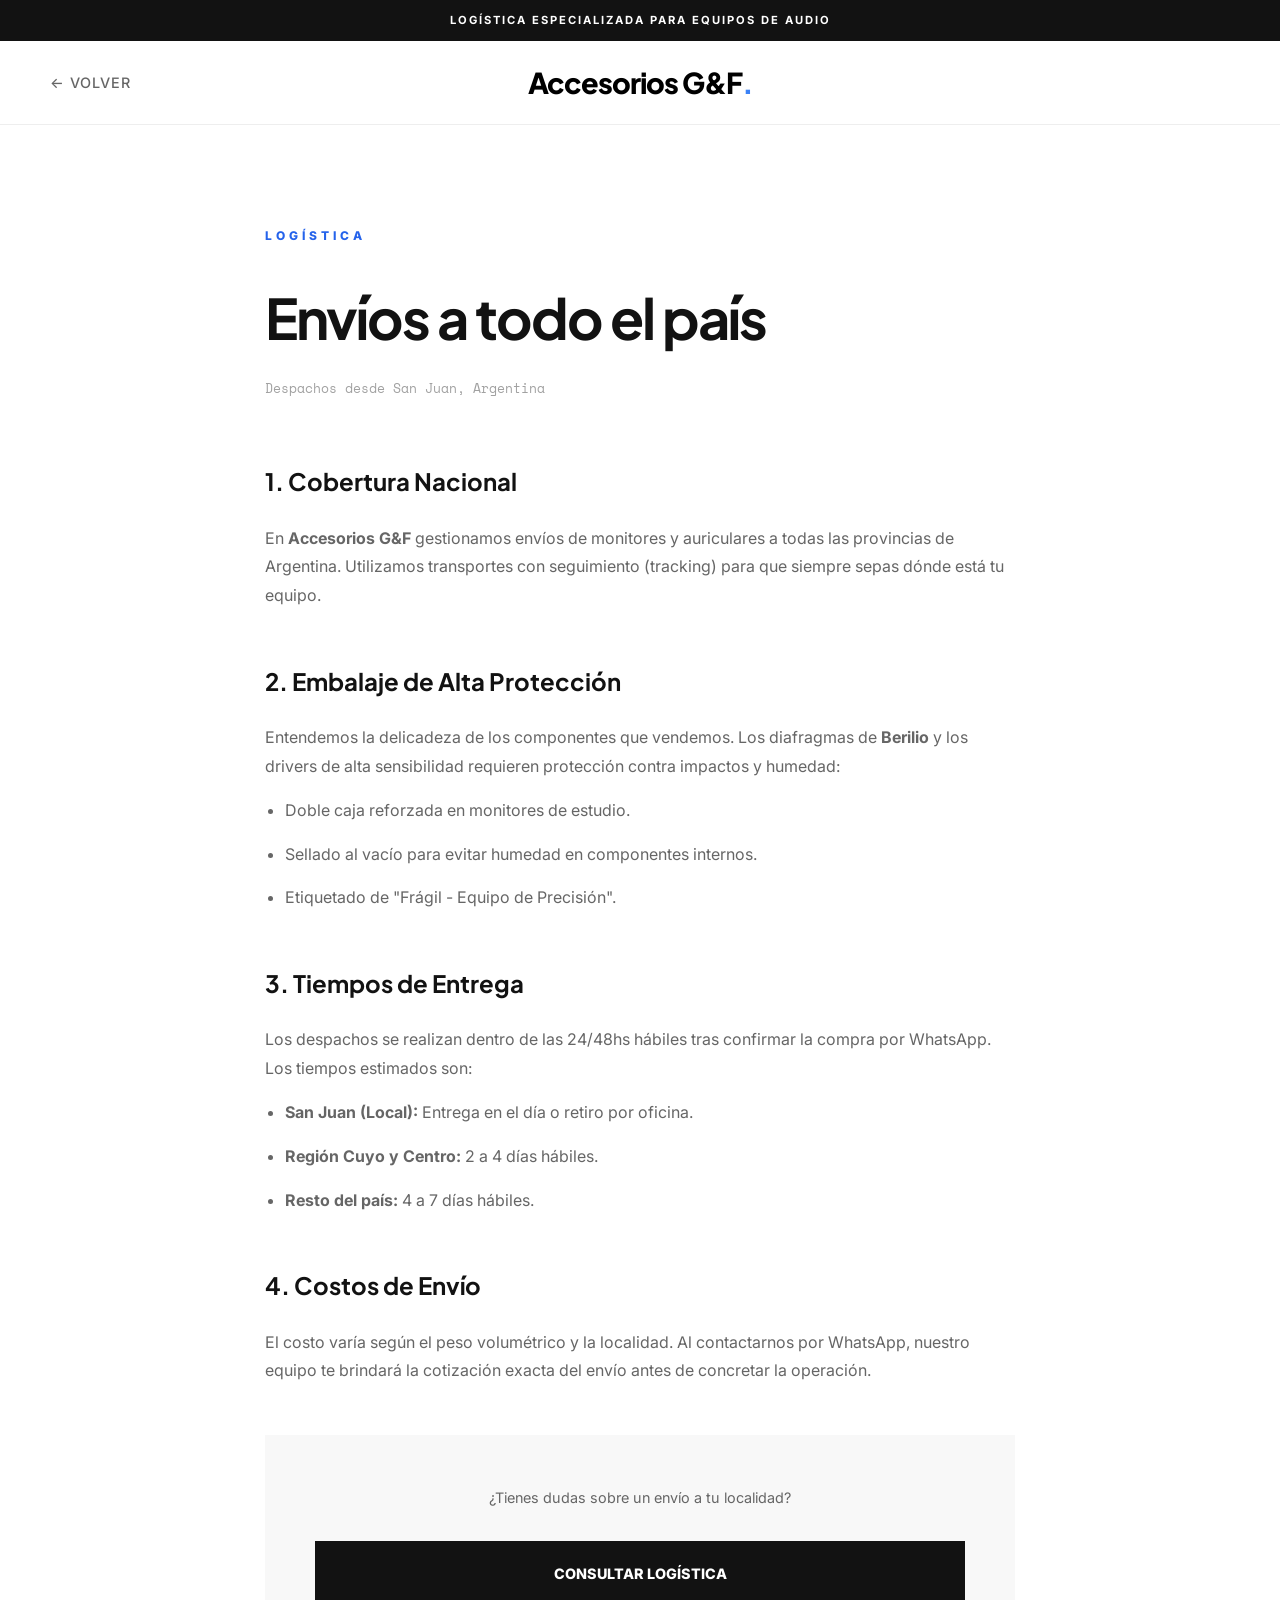
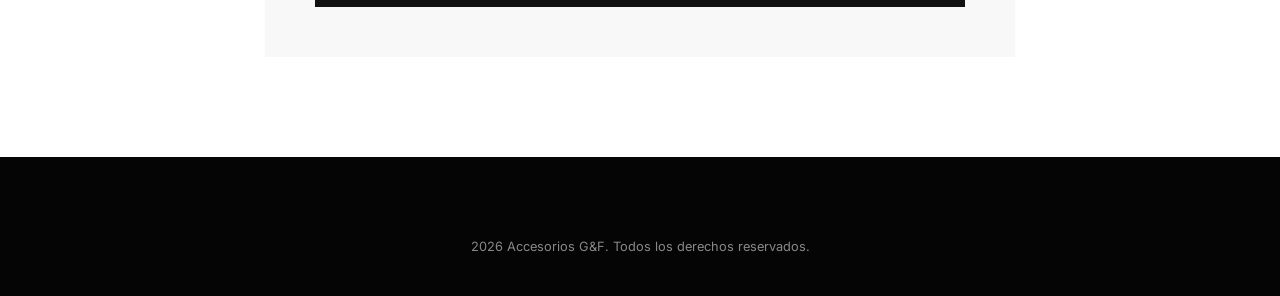
<file: envios.html>
<!DOCTYPE html>
<html lang="es">
<head>
    <meta charset="UTF-8">
    <meta name="viewport" content="width=device-width, initial-scale=1.0">
    <title>Envíos y Logística | Accesorios G&F</title>
    <link rel="stylesheet" href="style.css">
    <link rel="stylesheet" href="otros.css">
    <link rel="shortcut icon" href="favicon.ico" type="image/x-icon">
    <link href="https://fonts.googleapis.com/css2?family=Inter:wght@400;600;700&family=Plus+Jakarta+Sans:wght@800&family=Space+Mono&display=swap" rel="stylesheet">
</head>
<body>

    <div class="announcement-bar">
        LOGÍSTICA ESPECIALIZADA PARA EQUIPOS DE AUDIO
    </div>

    <header class="site-header">
        <div class="container nav-container">
            <div class="header-left">
                <a href="index.html" class="nav-item">← VOLVER</a>
            </div>
            <div class="header-center">
                <a href="index.html" class="main-logo">Accesorios G&F<span>.</span></a>
            </div>
            <div class="header-right"></div>
        </div>
    </header>

    <main class="legal-content">
        <div class="container-narrow">
            <span class="eyebrow">LOGÍSTICA</span>
            <h1>Envíos a todo el país</h1>
            <p class="last-update">Despachos desde San Juan, Argentina</p>

            <section class="legal-section">
                <h2>1. Cobertura Nacional</h2>
                <p>En <strong>Accesorios G&F</strong> gestionamos envíos de monitores y auriculares a todas las provincias de Argentina. Utilizamos transportes con seguimiento (tracking) para que siempre sepas dónde está tu equipo.</p>
            </section>

            <section class="legal-section">
                <h2>2. Embalaje de Alta Protección</h2>
                <p>Entendemos la delicadeza de los componentes que vendemos. Los diafragmas de <strong>Berilio</strong> y los drivers de alta sensibilidad requieren protección contra impactos y humedad:</p>
                <ul>
                    <li>Doble caja reforzada en monitores de estudio.</li>
                    <li>Sellado al vacío para evitar humedad en componentes internos.</li>
                    <li>Etiquetado de "Frágil - Equipo de Precisión".</li>
                </ul>
            </section>

            <section class="legal-section">
                <h2>3. Tiempos de Entrega</h2>
                <p>Los despachos se realizan dentro de las 24/48hs hábiles tras confirmar la compra por WhatsApp. Los tiempos estimados son:</p>
                <ul>
                    <li><strong>San Juan (Local):</strong> Entrega en el día o retiro por oficina.</li>
                    <li><strong>Región Cuyo y Centro:</strong> 2 a 4 días hábiles.</li>
                    <li><strong>Resto del país:</strong> 4 a 7 días hábiles.</li>
                </ul>
            </section>

            <section class="legal-section">
                <h2>4. Costos de Envío</h2>
                <p>El costo varía según el peso volumétrico y la localidad. Al contactarnos por WhatsApp, nuestro equipo te brindará la cotización exacta del envío antes de concretar la operación.</p>
            </section>

            <div class="v-cta-box" style="margin-top: 40px; text-align: center;">
                <p>¿Tienes dudas sobre un envío a tu localidad?</p>
                <a href="https://wa.me/5492645643805?text=Hola! Quiero consultar por el costo de envío a mi ciudad." target="_blank" rel="noopener noreferrer" class="whatsapp-btn">
                    CONSULTAR LOGÍSTICA
                </a>
            </div>
        </div>
    </main>

    <footer class="main-footer">
        <div class="container">
            <p style="text-align: center; color: #888; font-size: 0.8rem;">
               2026 Accesorios G&F. Todos los derechos reservados.
            </p>
        </div>
    </footer>

</body>

</html>
</file>
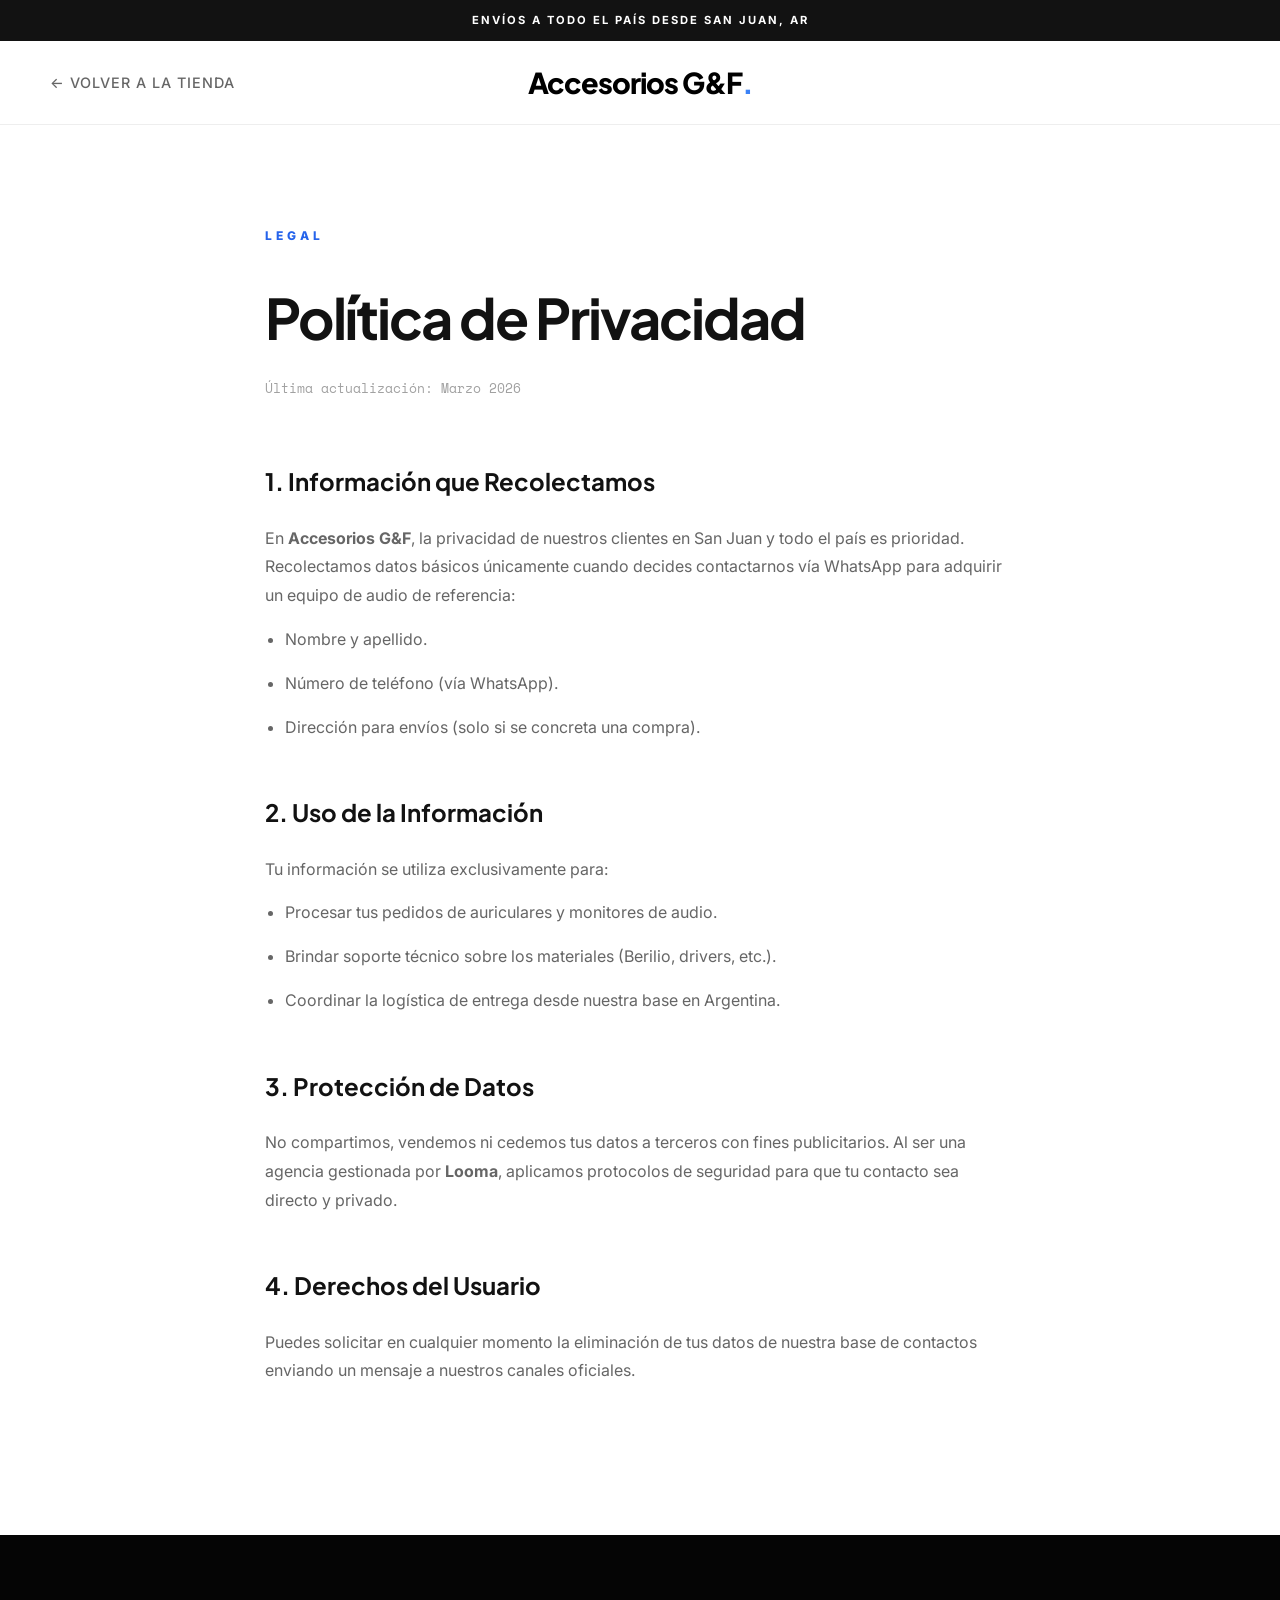
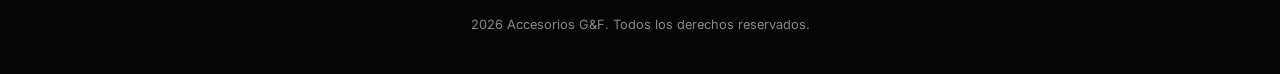
<file: privacidad.html>
<!DOCTYPE html>
<html lang="es">
<head>
    <meta charset="UTF-8">
    <meta name="viewport" content="width=device-width, initial-scale=1.0">
    <title>Privacidad | Accesorios G&F</title>
    <link rel="stylesheet" href="style.css">
    <link rel="stylesheet" href="otros.css">
    <link rel="shortcut icon" href="favicon.ico" type="image/x-icon">
    <link href="https://fonts.googleapis.com/css2?family=Inter:wght@400;600;700&family=Plus+Jakarta+Sans:wght@800&family=Space+Mono&display=swap" rel="stylesheet">
</head>
<body>

    <div class="announcement-bar">
        ENVÍOS A TODO EL PAÍS DESDE SAN JUAN, AR
    </div>

    <header class="site-header">
        <div class="container nav-container">
            <div class="header-left">
                <a href="index.html" class="nav-item">← VOLVER A LA TIENDA</a>
            </div>
            <div class="header-center">
                <a href="index.html" class="main-logo">Accesorios G&F<span>.</span></a>
            </div>
            <div class="header-right"></div>
        </div>
    </header>

    <main class="legal-content">
        <div class="container-narrow">
            <span class="eyebrow">LEGAL</span>
            <h1>Política de Privacidad</h1>
            <p class="last-update">Última actualización: Marzo 2026</p>

            <section class="legal-section">
                <h2>1. Información que Recolectamos</h2>
                <p>En <strong>Accesorios G&F</strong>, la privacidad de nuestros clientes en San Juan y todo el país es prioridad. Recolectamos datos básicos únicamente cuando decides contactarnos vía WhatsApp para adquirir un equipo de audio de referencia:</p>
                <ul>
                    <li>Nombre y apellido.</li>
                    <li>Número de teléfono (vía WhatsApp).</li>
                    <li>Dirección para envíos (solo si se concreta una compra).</li>
                </ul>
            </section>

            <section class="legal-section">
                <h2>2. Uso de la Información</h2>
                <p>Tu información se utiliza exclusivamente para:</p>
                <ul>
                    <li>Procesar tus pedidos de auriculares y monitores de audio.</li>
                    <li>Brindar soporte técnico sobre los materiales (Berilio, drivers, etc.).</li>
                    <li>Coordinar la logística de entrega desde nuestra base en Argentina.</li>
                </ul>
            </section>

            <section class="legal-section">
                <h2>3. Protección de Datos</h2>
                <p>No compartimos, vendemos ni cedemos tus datos a terceros con fines publicitarios. Al ser una agencia gestionada por <strong>Looma</strong>, aplicamos protocolos de seguridad para que tu contacto sea directo y privado.</p>
            </section>

            <section class="legal-section">
                <h2>4. Derechos del Usuario</h2>
                <p>Puedes solicitar en cualquier momento la eliminación de tus datos de nuestra base de contactos enviando un mensaje a nuestros canales oficiales.</p>
            </section>
        </div>
    </main>

    <footer class="main-footer">
        <div class="container">
            <p style="text-align: center; color: #888; font-size: 0.8rem;">
              2026 Accesorios G&F. Todos los derechos reservados.
            </p>
        </div>
    </footer>

</body>

</html>
</file>
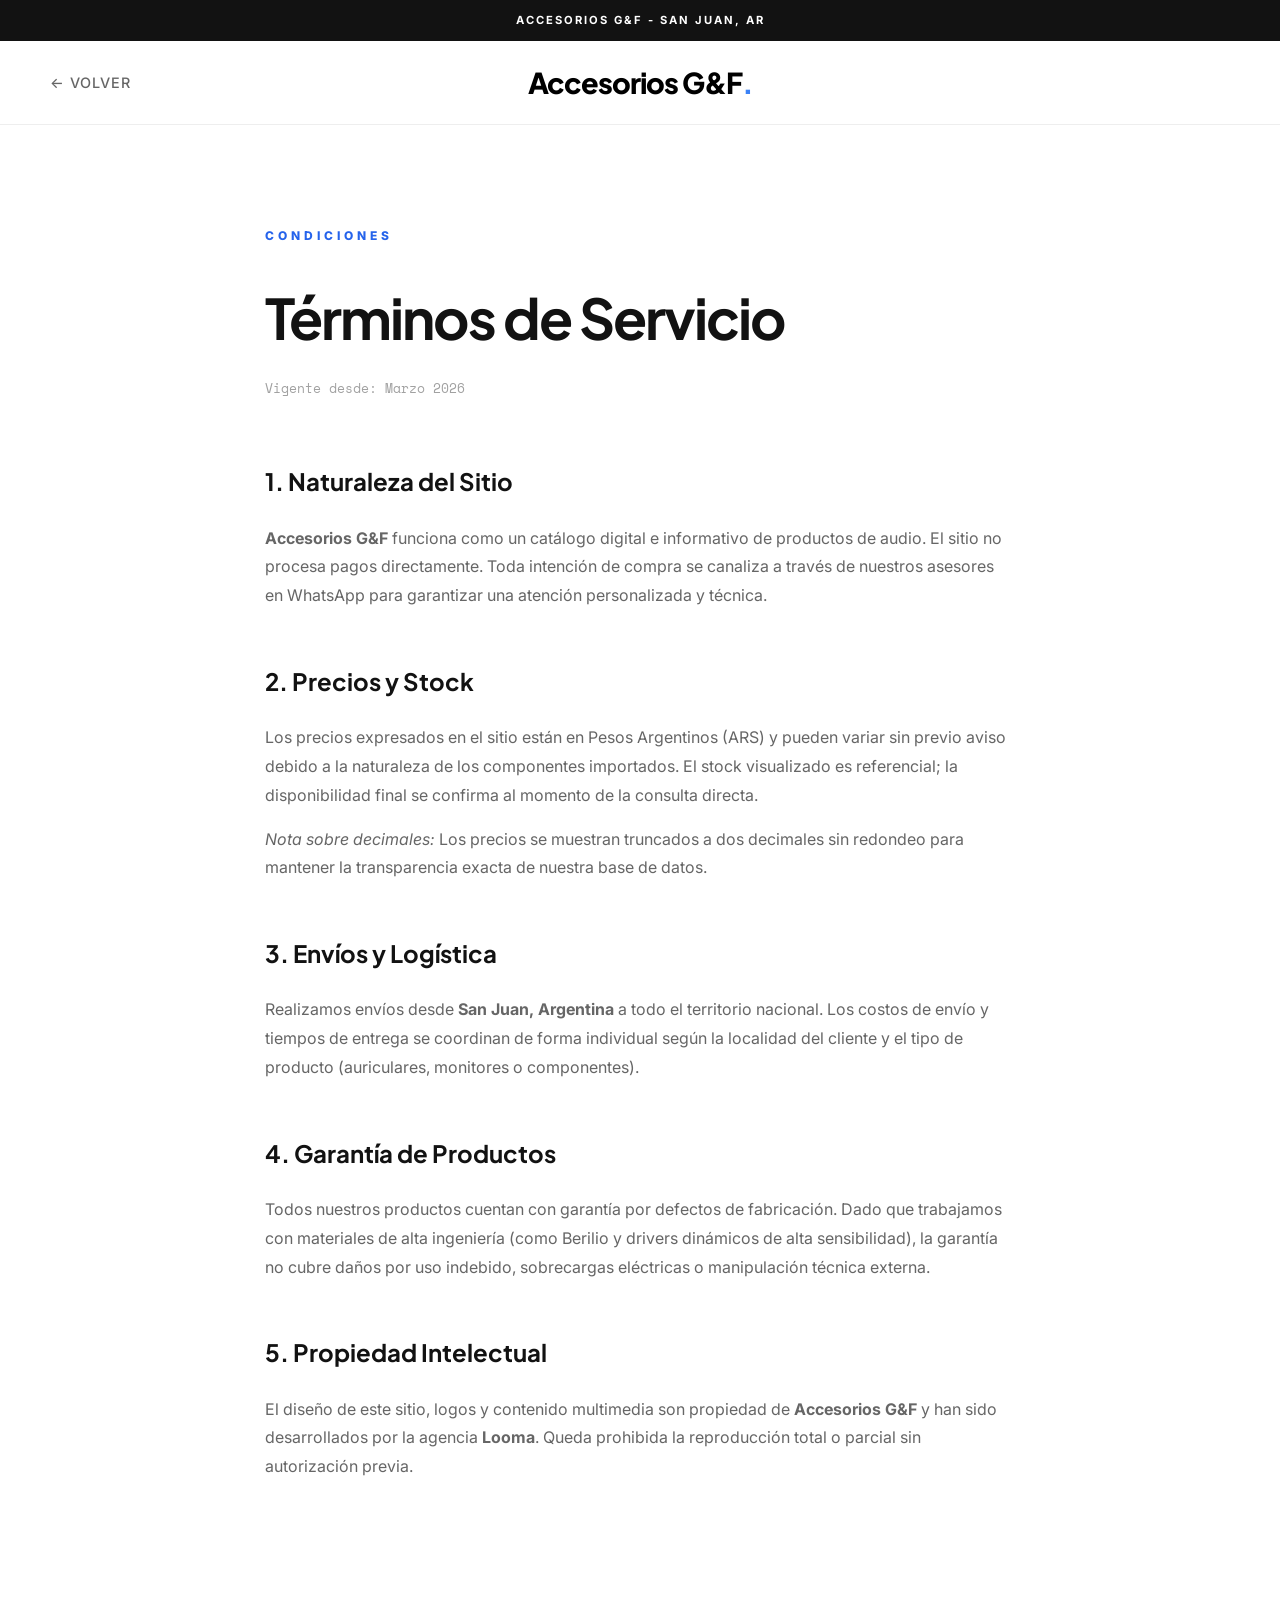
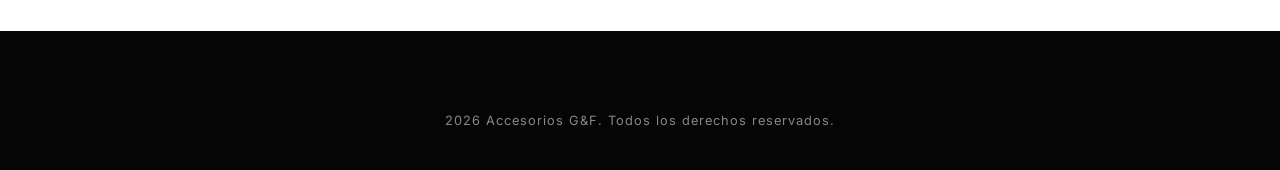
<file: terminos.html>
<!DOCTYPE html>
<html lang="es">
<head>
    <meta charset="UTF-8">
    <meta name="viewport" content="width=device-width, initial-scale=1.0">
    <title>Términos y Condiciones | Accesorios G&F</title>
    <link rel="stylesheet" href="style.css">
    <link rel="stylesheet" href="otros.css">
    <link rel="shortcut icon" href="favicon.ico" type="image/x-icon">
    <link href="https://fonts.googleapis.com/css2?family=Inter:wght@400;600;700&family=Plus+Jakarta+Sans:wght@800&family=Space+Mono&display=swap" rel="stylesheet">
</head>
<body>

    <div class="announcement-bar">
        ACCESORIOS G&F - SAN JUAN, AR
    </div>

    <header class="site-header">
        <div class="container nav-container">
            <div class="header-left">
                <a href="index.html" class="nav-item">← VOLVER</a>
            </div>
            <div class="header-center">
                <a href="index.html" class="main-logo">Accesorios G&F<span>.</span></a>
            </div>
            <div class="header-right"></div>
        </div>
    </header>

    <main class="legal-content">
        <div class="container-narrow">
            <span class="eyebrow">CONDICIONES</span>
            <h1>Términos de Servicio</h1>
            <p class="last-update">Vigente desde: Marzo 2026</p>

            <section class="legal-section">
                <h2>1. Naturaleza del Sitio</h2>
                <p><strong>Accesorios G&F</strong> funciona como un catálogo digital e informativo de productos de audio. El sitio no procesa pagos directamente. Toda intención de compra se canaliza a través de nuestros asesores en WhatsApp para garantizar una atención personalizada y técnica.</p>
            </section>

            <section class="legal-section">
                <h2>2. Precios y Stock</h2>
                <p>Los precios expresados en el sitio están en Pesos Argentinos (ARS) y pueden variar sin previo aviso debido a la naturaleza de los componentes importados. El stock visualizado es referencial; la disponibilidad final se confirma al momento de la consulta directa.</p>
                <p><em>Nota sobre decimales:</em> Los precios se muestran truncados a dos decimales sin redondeo para mantener la transparencia exacta de nuestra base de datos.</p>
            </section>

            <section class="legal-section">
                <h2>3. Envíos y Logística</h2>
                <p>Realizamos envíos desde <strong>San Juan, Argentina</strong> a todo el territorio nacional. Los costos de envío y tiempos de entrega se coordinan de forma individual según la localidad del cliente y el tipo de producto (auriculares, monitores o componentes).</p>
            </section>

            <section class="legal-section">
                <h2>4. Garantía de Productos</h2>
                <p>Todos nuestros productos cuentan con garantía por defectos de fabricación. Dado que trabajamos con materiales de alta ingeniería (como Berilio y drivers dinámicos de alta sensibilidad), la garantía no cubre daños por uso indebido, sobrecargas eléctricas o manipulación técnica externa.</p>
            </section>

            <section class="legal-section">
                <h2>5. Propiedad Intelectual</h2>
                <p>El diseño de este sitio, logos y contenido multimedia son propiedad de <strong>Accesorios G&F</strong> y han sido desarrollados por la agencia <strong>Looma</strong>. Queda prohibida la reproducción total o parcial sin autorización previa.</p>
            </section>
        </div>
    </main>

    <footer class="main-footer">
        <div class="container">
            <p style="text-align: center; color: #888; font-size: 0.8rem; letter-spacing: 1px;">
               2026 Accesorios G&F. Todos los derechos reservados.
            </p>
        </div>
    </footer>

</body>

</html>
</file>
<file: style.css>
html {
  scroll-behavior: smooth;
  -webkit-font-smoothing: antialiased;
  -moz-osx-font-smoothing: grayscale;
}

/* Selección de texto con el color de acento de G&F */
::selection {
  background: var(--accent);
  color: var(--white);
}

:root {
  --white: #ffffff;
  --black: #121212;
  --gray-100: #f8f8f8;
  --gray-200: #e5e5e5;
  --gray-400: #a1a1a1;
  --gray-600: #666666;
  --accent: #2563eb;

  --font-main: "Inter", sans-serif;
  --font-heading: "Plus Jakarta Sans", sans-serif;
  --font-mono: "Space Mono", monospace;

  --container: 1400px;
  --transition: all 0.6s cubic-bezier(0.19, 1, 0.22, 1);
}

/* Base & Reset */
* {
  margin: 0;
  padding: 0;
  box-sizing: border-box;
}
body {
  background: var(--white);
  color: var(--black);
  font-family: var(--font-main);
  line-height: 1.5;
  overflow-x: hidden;
}

.container {
  max-width: var(--container);
  margin: 0 auto;
  padding: 0 50px;
}

/* Announcement */
.announcement-bar {
  background: var(--black);
  color: var(--white);
  padding: 12px 0;
  text-align: center;
  font-size: 0.7rem;
  font-weight: 700;
  letter-spacing: 2px;
}

/* Header */
.site-header {
  border-bottom: 1px solid var(--gray-200);
  padding: 30px 0;
  background: rgba(255, 255, 255, 0.8);
  backdrop-filter: blur(15px);
  position: sticky;
  top: 0;
  z-index: 1000;
}

.nav-container {
  display: flex;
  justify-content: space-between;
  align-items: center;
}

.main-logo {
  font-family: var(--font-heading);
  font-size: 2rem;
  font-weight: 800;
  text-decoration: none;
  color: var(--black);
  letter-spacing: -2px;
}
.main-logo span {
  color: var(--accent);
}

.nav-links {
  display: flex;
  gap: 40px;
}
.nav-item {
  text-decoration: none;
  color: var(--black);
  font-weight: 600;
  font-size: 0.8rem;
  text-transform: uppercase;
  letter-spacing: 1px;
}

.contact-trigger {
  text-decoration: none;
  font-weight: 800;
  font-size: 0.75rem;
  padding: 12px 24px;
  border: 1.5px solid var(--black);
  color: var(--black);
}

/* Hero Section */
.hero-split {
  padding: 100px 0;
  background: var(--gray-100);
}
.grid-2 {
  display: grid;
  grid-template-columns: 1fr 1fr;
  gap: 80px;
  align-items: center;
}

.eyebrow {
  display: block;
  font-size: 0.75rem;
  font-weight: 800;
  color: var(--accent);
  letter-spacing: 4px;
  margin-bottom: 20px;
}

.hero-info h1 {
  font-family: var(--font-heading);
  font-size: 5rem;
  line-height: 1;
  font-weight: 800;
  margin-bottom: 30px;
  letter-spacing: -3px;
}

.hero-info p {
  font-size: 1.3rem;
  color: var(--gray-600);
  margin-bottom: 40px;
  max-width: 500px;
}

.btn-primary {
  background: var(--black);
  color: white;
  padding: 20px 50px;
  text-decoration: none;
  font-weight: 700;
  display: inline-block;
  transition: .3s ease-in-out;
}

.btn-primary:hover {
  background: var(--accent);
}

.hero-image-card img {
  width: 100%;
  border-radius: 4px;
}

/* Catalog Grid */
.showroom {
  padding: 120px 0;
}
.section-header {
  text-align: center;
  margin-bottom: 80px;
}
.section-header h2 {
  font-family: var(--font-heading);
  font-size: 3rem;
  margin-bottom: 10px;
}

.catalog-grid {
  display: grid;
  grid-template-columns: repeat(3, 1fr);
  gap: 40px;
}

.product-card {
  cursor: pointer;
  transition: var(--transition);
}

.p-media {
  background: var(--gray-100);
  height: 500px;
  display: flex;
  align-items: center;
  justify-content: center;
  margin-bottom: 25px;
  overflow: hidden;
}

.p-media img {
  max-width: 100%;
  height: auto;
  transition: var(--transition);
}
.product-card:hover .p-media img {
  transform: scale(1.08);
}

.p-meta h3 {
  font-family: var(--font-heading);
  font-size: 1.2rem;
  margin-bottom: 8px;
}
.p-meta span {
  color: var(--gray-600);
  font-weight: 500;
  font-size: 0.9rem;
}

/* PRODUCT VIEWER (Modal) */
.product-viewer {
  position: fixed;
  inset: 0;
  z-index: 2000;
  display: none;
  align-items: center;
  justify-content: center;
}

.product-viewer.active {
  display: flex;
}

.viewer-overlay {
  position: absolute;
  inset: 0;
  background: rgba(255, 255, 255, 0.98);
}

.viewer-content {
  position: relative;
  width: 95%;
  max-width: 1500px;
  background: white;
  height: 90vh;
  box-shadow: 0 50px 100px rgba(0, 0, 0, 0.05);
 
  animation: slideUp 0.6s var(--transition);
}

@keyframes slideUp {
  from {
    transform: translateY(50px);
    opacity: 0;
  }
}

.close-viewer {
  position: absolute;
  top: 40px;
  right: 40px;
  background: none;
  border: none;
  cursor: pointer;
  z-index: 10;
}

.viewer-grid {
  display: grid;
  grid-template-columns: 1.2fr 1fr;
  height: 100%;
}

/* Gallery Side */
.viewer-gallery {
  background: var(--gray-100);
  display: flex;
  flex-direction: column;
  align-items: center;
  justify-content: center;
  padding: 60px;
}

.main-display {
  width: 100%;
  height: 500px;
  display: flex;
  align-items: center;
  justify-content: center;
}
.main-display img {
  max-height: 100%;
  object-fit: contain;
}

.thumbnail-strip {
  display: flex;
  flex-wrap: wrap;
  gap: 15px;
  margin-top: 40px;
}
.thumb {
  width: 80px;
  height: 80px;
  border: 1px solid var(--gray-200);
  cursor: pointer;
  background: white;
  padding: 10px;
}
.thumb img {
  width: 100%;
  height: 100%;
  object-fit: contain;
}
.thumb.active {
  border-color: var(--black);
  border-width: 2px;
}

/* Info Side */
.viewer-info {
  padding: 100px 80px;
  overflow-y: auto;
}
.breadcrumb {
  font-size: 0.7rem;
  font-weight: 800;
  color: var(--gray-400);
  letter-spacing: 2px;
  margin-bottom: 20px;
}
.v-title {
  font-family: var(--font-heading);
  font-size: 4rem;
  font-weight: 800;
  line-height: 1.1;
  margin-bottom: 20px;
}
.v-status {
  font-size: 0.7rem;
  font-weight: 800;
  color: #10b981;
  border: 1px solid #10b981;
  padding: 5px 12px;
  display: inline-block;
  margin-bottom: 40px;
}
.v-description {
  font-size: 1.15rem;
  color: var(--gray-600);
  margin-bottom: 60px;
  line-height: 1.8;
}

/* Specs Accordion */
.v-specs-box {
  border-top: 1px solid var(--gray-200);
  border-bottom: 1px solid var(--gray-200);
}
.spec-header {
  padding: 25px 0;
  cursor: pointer;
  display: flex;
  justify-content: space-between;
  font-weight: 800;
  font-size: 0.8rem;
  letter-spacing: 2px;
}

.spec-content {
  padding-bottom: 30px;
  display: none;
}
.spec-content.active {
  display: block;
}
.spec-line {
  display: flex;
  justify-content: space-between;
  padding: 12px 0;
  border-bottom: 1px dashed var(--gray-200);
  font-size: 0.9rem;
}
.spec-line span {
  font-family: var(--font-mono);
  color: var(--gray-400);
  font-size: 0.75rem;
}

/* CTA Area */
.v-cta-box {
  margin-top: 60px;
  background: var(--gray-100);
  padding: 50px;
}
.price-display {
  font-family: var(--font-heading);
  font-size: 1.5rem;
  font-weight: 700;
  margin-bottom: 15px;
}
.v-cta-box p {
  font-size: 0.9rem;
  color: var(--gray-600);
  margin-bottom: 30px;
}

.whatsapp-btn {
  display: flex;
  align-items: center;
  justify-content: center;
  gap: 12px;
  background: var(--black);
  color: white;
  text-decoration: none;
  padding: 20px;
  font-weight: 800;
  font-size: 0.9rem;
  transition: all 0.3s ease;
} /* PRECIO Y BADGES */

.whatsapp-btn:hover {
  background: var(--accent);
}

.v-price-row {
  display: flex;
  align-items: center;
  gap: 20px;
  flex-wrap: wrap;
  margin-bottom: 30px;
}

.v-price {
  font-size: 2rem;
  font-weight: 300;
  color: var(--black);
  font-family: var(--font-heading);
}

.stock-badge {
  font-size: 0.65rem;
  font-weight: 800;
  padding: 6px 12px;
  letter-spacing: 1px;
  border-radius: 2px;
}

.in-stock {
  background: #e6fcf5;
  color: #0ca678;
  border: 1px solid #0ca678;
}

.out-of-stock {
  background: #fff5f5;
  color: #f03e3e;
  border: 1px solid #f03e3e;
}

/* ESTADO AGOTADO EN CATALOGO */
.card-out-of-stock {
  opacity: 0.7;
}

.p-media {
  position: relative;
}

.sold-out-overlay {
  position: absolute;
  top: 20px;
  left: 20px;
  background: var(--black);
  color: white;
  padding: 5px 15px;
  font-size: 0.7rem;
  font-weight: 700;
  letter-spacing: 1px;
}

/* BOTÓN DESHABILITADO */
.whatsapp-btn.disabled {
  background: var(--gray-200);
  color: var(--gray-400);
  pointer-events: none;
  border: none;
}

/* TIPOGRAFIA CATALOGO */
.p-price {
  font-weight: 600;
  font-size: 1rem;
  margin-top: 5px;
  color: var(--black);
}

.p-cat {
  font-family: var(--font-mono);
  text-transform: uppercase;
  font-size: 0.7rem;
  color: var(--accent);
}

/* ANIMACION DE THUMBS */
.thumb {
  transition: var(--transition);
  opacity: 0.6;
}

.thumb.active {
  opacity: 1;
  border-color: var(--accent);
  transform: translateY(-2px);
} /* Precios en el catálogo y modal */
.old-price {
  text-decoration: line-through;
  color: #999;
  font-size: 0.85em;
  margin-right: 8px;
  font-weight: 400;
}

.current-price {
  color: var(--black);
  font-weight: 700;
}

/* Etiqueta de oferta sobre la imagen */
.offer-tag {
  position: absolute;
  top: 10px;
  right: 10px;
  background: #ff4757;
  color: white;
  padding: 4px 8px;
  font-size: 0.65rem;
  font-weight: 800;
  border-radius: 2px;
  z-index: 2;
}

.p-price {
  display: flex;
  align-items: center;
  gap: 4px;
}

/* Estructura del Header */
.site-header {
  background: #fff;
  border-bottom: 1px solid #eee;
  padding: 20px 0;
  position: sticky;
  top: 0;
  z-index: 100;
}

.nav-container {
  display: flex;
  justify-content: space-between;
  align-items: center;
}

/* Tres columnas para el efecto centrado */
.header-left,
.header-right {
  flex: 1;
}

.header-center {
  text-align: center;
}

.main-logo {
  font-size: 1.8rem;
  font-weight: 800;
  color: #000;
  text-decoration: none;
  letter-spacing: -1px;
}

.main-logo span {
  color: #3b82f6; /* El punto azul distintivo */
}

/* Enlaces */
.nav-links {
  display: flex;
  gap: 24px;
}

.nav-item {
  text-decoration: none;
  color: #666;
  font-size: 0.9rem;
  font-weight: 500;
  transition: color 0.3s;
}

.nav-item:hover {
  color: #000;
}

.contact-trigger {
  float: right;
  font-size: 0.8rem;
  font-weight: 700;
  color: #000;
  text-decoration: none;
  border-bottom: 2px solid #000;
  transition: all 0.3s ease;
}

.contact-trigger:hover {
  background: #000;
    color: #fff;
}

.engineering {
  padding: 100px 0;
  background: #fafafa;
}

.eng-card {
  display: grid;
  grid-template-columns: 1fr 1fr; /* Dos columnas iguales */
  gap: 80px;
  align-items: center;
  background: #fff;
  padding: 40px;
  border-radius: 4px; /* Un toque sutil, no muy redondeado */
}

.eng-text .eyebrow {
  display: block;
  font-family: "Space Mono", monospace;
  color: #3b82f6;
  font-size: 0.75rem;
  letter-spacing: 0.2em;
  margin-bottom: 16px;
}

.eng-text h3 {
  font-size: 2.5rem;
  line-height: 1.1;
  margin-bottom: 24px;
  font-weight: 700;
}

.eng-text p {
  color: #555;
  line-height: 1.6;
  font-size: 1.1rem;
}

/* Imagen de ingeniería */
.eng-visual img {
  width: 100%;
  height: auto;
  display: block;
  object-fit: cover;
  filter: grayscale(20%); /* Estilo más técnico */
}

/* Responsive para celulares */
@media (max-width: 768px) {
  .eng-card {
    grid-template-columns: 1fr;
    gap: 40px;
    padding: 20px;
  }

  .nav-links {
    display: none; /* Ocultar links en mobile para simplificar */
  }
}
.main-footer {
  background-color: #050505; /* Negro profundo para resaltar el premium */
  color: #ffffff;
  padding: 80px 0 40px;
  font-family: "Inter", sans-serif;
}

.main-footer .container {
  max-width: 1200px;
  margin: 0 auto;
  padding: 0 20px;
}

/* El Grid Principal */
.footer-grid {
  display: grid;
  grid-template-columns: 2fr 1fr 1fr; /* El logo ocupa más espacio */
  gap: 40px;
  border-bottom: 1px solid rgba(255, 255, 255, 0.1);
  padding-bottom: 50px;
}

/* Área del Logo */
.footer-logo-area .logo {
  font-size: 32px;
  font-weight: 800;
  letter-spacing: -1px;
  margin-bottom: 15px;
}

.footer-logo-area .logo span {
  color: #0044ff; /* Punto azul característico */
}

.footer-logo-area p {
  color: #888;
  font-size: 14px;
  max-width: 250px;
  line-height: 1.5;
}

/* Navegación y Columnas */
.footer-nav {
  display: flex;
  flex-direction: column;
  gap: 12px;
}

.footer-nav h4 {
  font-size: 12px;
  font-weight: 700;
  letter-spacing: 2px;
  color: #ffffff;
  margin-bottom: 10px;
  text-transform: uppercase;
}

.footer-nav a {
  color: #888;
  text-decoration: none;
  font-size: 15px;
  transition: color 0.3s ease;
}

.footer-nav a:hover {
  color: #ffffff;
}

@media (max-width: 1024px) {
      .viewer-grid {
    grid-template-columns: 1fr;
    overflow-y: auto;
  }
  .viewer-content {
    height: 100vh;
    width: 100%;
  }
      .main-display {
        height: 300px;
    }
}

/* Ajuste para Móviles */
@media (max-width: 768px) {
  .footer-grid {
    grid-template-columns: 1fr; /* Una sola columna en móvil */
    text-align: center;
    gap: 50px;
  }

  .footer-logo-area p {
    margin: 0 auto;
  }
}
@media (max-width: 1024px) {
  .catalog-grid {
    grid-template-columns: repeat(2, 1fr); /* 2 columnas en tablets */
  }
  .hero-info h1 {
    font-size: 3.5rem;
  }
}

@media (max-width: 840px) {
  .container {
    padding: 0 25px;
  }
  .grid-2,
  .eng-card,
  .footer-grid {
    grid-template-columns: 1fr;
    gap: 40px;
  }
  .catalog-grid {
    grid-template-columns: 1fr; /* 1 columna en móviles */
  }
  .hero-info h1 {
    font-size: 2.8rem;
  }
  .site-header {
    padding: 15px 0;
  }
  .nav-links {
    display: none; /* Mejor esconderlos y usar un menú hamburguesa luego */
  }

}
.product-card {
  animation: fadeIn 0.8s ease forwards;
  opacity: 0;
}

@keyframes fadeIn {
  from {
    opacity: 0;
    transform: translateY(20px);
  }
  to {
    opacity: 1;
    transform: translateY(0);
  }
}

/* Delay escalonado para las tarjetas */
.product-card:nth-child(1) {
  animation-delay: 0.1s;
}
.product-card:nth-child(2) {
  animation-delay: 0.2s;
}
.product-card:nth-child(3) {
  animation-delay: 0.3s;
}

/* ==========================================================
   SISTEMA RESPONSIVO G&F (TABLETS & MÓVILES)
   ========================================================== */

/* 1. TABLETS (Laptops pequeñas / iPads) */
@media (max-width: 1024px) {
    :root {
        --container: 95%;
    }

    .hero-info h1 {
        font-size: 3.5rem;
    }

    .catalog-grid {
        grid-template-columns: repeat(2, 1fr);
        gap: 30px;
    }

    .viewer-content {
        width: 98%;
        height: 95vh;
    }
}

/* 2. MÓVILES (Smartphones) */
@media (max-width: 768px) {
    /* Ajustes Globales */
    .container {
        padding: 0 20px;
    }

    /* Header Slim */
    .site-header {
        padding: 15px 0;
    }

    .nav-links, 
    .header-left, 
    .header-right {
        display: none; /* Simplificación para móvil */
    }

    .header-center {
    
        text-align: center;
    }

    /* Hero Section */
    .hero-split {
        padding: 60px 0;
        text-align: center;
    }

    .grid-2 {
        grid-template-columns: 1fr;
        gap: 40px;
    }

    .hero-info h1 {
        font-size: 2.8rem;
        letter-spacing: -1px;
    }

    .hero-info p {
        margin: 0 auto 30px;
    }

    /* Catálogo */
    .showroom {
        padding: 60px 0;
    }

    .section-header h2 {
        font-size: 2rem;
    }

    .catalog-grid {
        grid-template-columns: 1fr;
    }

    .p-media {
        height: 400px; /* Reducción de altura para no scrollear eterno */
    }

    /* Ingeniería / Materiales */
    .engineering {
        padding: 60px 0;
    }

    .eng-card {
        grid-template-columns: 1fr;
        padding: 20px;
        gap: 30px;
        text-align: center;
    }

    .eng-text h3 {
        font-size: 1.8rem;
    }

    /* Product Viewer (Modal) */
    .viewer-grid {
        grid-template-columns: 1fr;
        overflow-y: auto;
    }

    .viewer-content {
        height: 100vh;
        width: 100%;
        max-height: 100vh;
        top: 0;
    }

    .viewer-gallery {
        padding: 30px 20px;
    }



    .viewer-info {
        padding: 40px 20px;
    }

    .v-title {
        font-size: 2.2rem;
    }

    .close-viewer {
        top: 20px;
        right: 20px;
        background: white;
        border-radius: 50%;
        width: 40px;
        height: 40px;
        display: flex;
        align-items: center;
        justify-content: center;
        box-shadow: 0 2px 10px rgba(0,0,0,0.1);
    }

    /* Footer */
    .main-footer {
        padding: 60px 0 30px;
        text-align: center;
    }

    .footer-grid {
        grid-template-columns: 1fr;
        gap: 40px;
    }

    .footer-logo-area p {
        margin: 0 auto;
    }

    .footer-nav {
        align-items: center;
    }
}

/* 3. AJUSTES PARA PANTALLAS MUY PEQUEÑAS */
@media (max-width: 480px) {
    .hero-info h1 {
        font-size: 2.2rem;
    }

    .v-price-row {
        flex-direction: column;
        align-items: flex-start;
        gap: 10px;
    }

    .btn-primary, .whatsapp-btn {
        width: 100%;
        text-align: center;
    }
}
/* CORRECCIÓN ESPECÍFICA: MODAL RESPONSIVO */
@media (max-width: 768px) {
    /* Permitir que el cuerpo no haga scroll cuando el modal está abierto (Opcional, requiere JS) */
    body.modal-open {
        overflow: hidden;
    }

    .product-viewer {
        align-items: flex-start; /* Alinea al inicio para que el scroll empiece arriba */
    }

    .viewer-content {
        height: 100vh;
        width: 100%;
        max-width: 100vw;
        max-height: 100vh;
        border-radius: 0;
        overflow-y: auto; /* ESTO HABILITA EL SCROLL */
        -webkit-overflow-scrolling: touch; /* Scroll suave en iOS */
        display: block; /* Cambiamos de flex/grid a block para flujo natural */
    }

    .viewer-grid {
        display: block; /* Desactivamos la grilla para que las partes bajen solas */
        height: auto;
    }

    .viewer-gallery {
        padding: 40px 20px;
        height: auto;
    }

    .main-display {
        height: 250px; /* Reducimos la imagen para dar aire al texto */
        margin-bottom: 20px;
    }

    .viewer-info {
        padding: 30px 20px 80px; /* Más padding abajo para que el botón no tape el final */
        height: auto;
        overflow: visible; /* El scroll lo maneja el padre .viewer-content */
    }

    .v-title {
        font-size: 2.2rem;
        line-height: 1.2;
    }

    /* Ajuste del botón de cierre para que siempre sea visible o accesible */
    .close-viewer {
        top: 15px;
        right: 15px;
        background: rgba(255, 255, 255, 0.9);
        width: 35px;
        height: 35px;
        border-radius: 50%;
        display: flex;
        align-items: center;
        justify-content: center;
        box-shadow: 0 4px 12px rgba(0,0,0,0.1);
        position: fixed; /* Queda flotando mientras scrolleas el modal */
    }
    
    /* Evitar que las especificaciones rompan el layout */
    .spec-line {
        flex-direction: column;
        align-items: flex-start;
        gap: 5px;
    }
}

/* Asegura que el contenido multimedia llene su contenedor */
.main-display video, 
.main-display img {
    width: 100%;
    height: 100%;
    object-fit: contain; /* Evita que se deforme */
    display: block;
}

/* Estilo para la miniatura de video */
.thumb-video {
    position: relative;
    background: #000;
}

.thumb-video video {
    width: 100%;
    height: 100%;
    object-fit: cover;
    opacity: 0.6;
}

.video-overlay {
    position: absolute;
    top: 50%;
    left: 50%;
    transform: translate(-50%, -50%);
    color: white;
    z-index: 2;
    pointer-events: none;
}

.video-overlay i {
    width: 18px;
    height: 18px;
}

/* Animación de entrada suave */
.fade-in {
    animation: fadeIn 0.3s ease-in;
}

@keyframes fadeIn {
    from { opacity: 0; }
    to { opacity: 1; }
}
</file>
<file: otros.css>
/* Estilos para Páginas Legales */
.legal-content {
    padding: 100px 0;
    line-height: 1.8;
}

.container-narrow {
    max-width: 800px; /* Ancho optimizado para lectura */
    margin: 0 auto;
    padding: 0 25px;
}

.legal-content h1 {
    font-family: var(--font-heading);
    font-size: 3.5rem;
    margin-bottom: 10px;
    letter-spacing: -2px;
}

.last-update {
    color: var(--gray-400);
    font-family: var(--font-mono);
    font-size: 0.8rem;
    margin-bottom: 60px;
    display: block;
}

.legal-section {
    margin-bottom: 50px;
}

.legal-section h2 {
    font-family: var(--font-heading);
    font-size: 1.5rem;
    margin-bottom: 20px;
    color: var(--black);
}

.legal-section p, .legal-section li {
    color: var(--gray-600);
    margin-bottom: 15px;
}

.legal-section ul {
    padding-left: 20px;
    margin-bottom: 20px;
}

@media (max-width: 768px) {
    .legal-content h1 {
        font-size: 2.5rem;
    }
}
</file>
